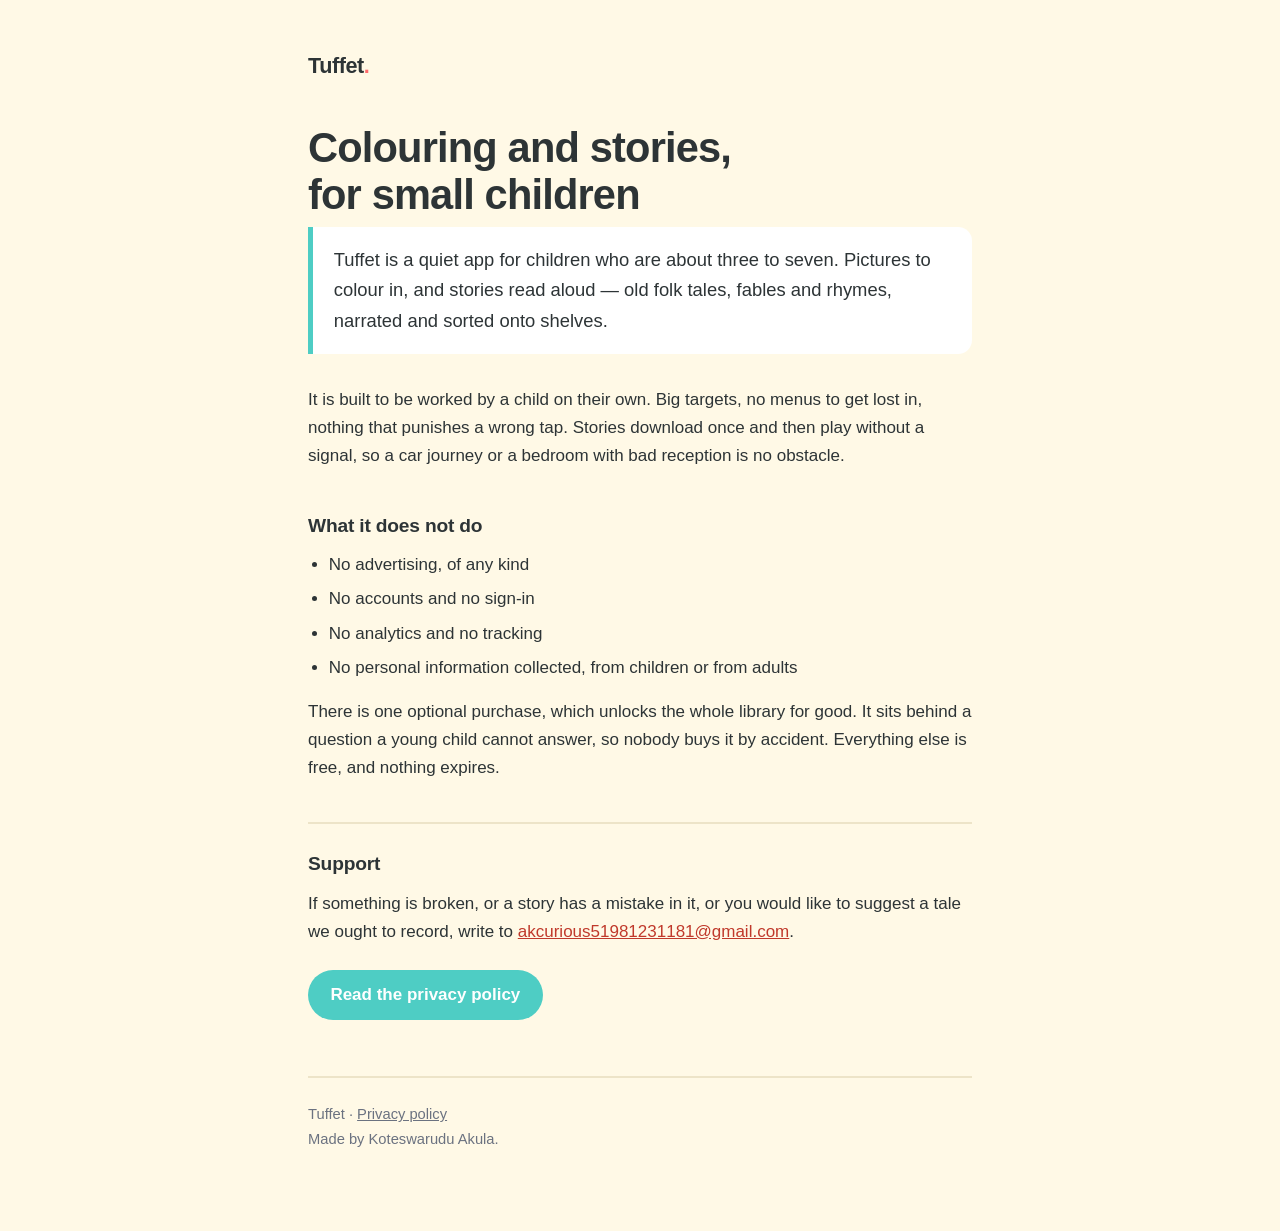
<file: index.html>
<!DOCTYPE html>
<html lang="en">
<head>
<meta charset="utf-8">
<meta name="viewport" content="width=device-width, initial-scale=1">
<title>Tuffet</title>
<meta name="description" content="Tuffet is a colouring and audio-story app for young children. No ads, no accounts, no data collection.">
<link rel="stylesheet" href="style.css">
</head>
<body>
<div class="wrap">

<header><a class="mark" href="./">Tuffet<span>.</span></a></header>

<h1>Colouring and stories, for small children</h1>

<p class="lede">
  Tuffet is a quiet app for children who are about three to seven. Pictures to
  colour in, and stories read aloud &mdash; old folk tales, fables and rhymes,
  narrated and sorted onto shelves.
</p>

<p>
  It is built to be worked by a child on their own. Big targets, no menus to get
  lost in, nothing that punishes a wrong tap. Stories download once and then play
  without a signal, so a car journey or a bedroom with bad reception is no
  obstacle.
</p>

<h2>What it does not do</h2>
<ul>
  <li>No advertising, of any kind</li>
  <li>No accounts and no sign-in</li>
  <li>No analytics and no tracking</li>
  <li>No personal information collected, from children or from adults</li>
</ul>
<p>
  There is one optional purchase, which unlocks the whole library for good. It
  sits behind a question a young child cannot answer, so nobody buys it by
  accident. Everything else is free, and nothing expires.
</p>

<h2>Support</h2>
<p>
  If something is broken, or a story has a mistake in it, or you would like to
  suggest a tale we ought to record, write to
  <a href="mailto:akcurious51981231181@gmail.com">akcurious51981231181@gmail.com</a>.
</p>

<p><a class="cta" href="privacy.html">Read the privacy policy</a></p>

<footer>
  Tuffet &middot; <a href="privacy.html">Privacy policy</a><br>
  Made by Koteswarudu Akula.
</footer>

</div>
</body>
</html>
</file>
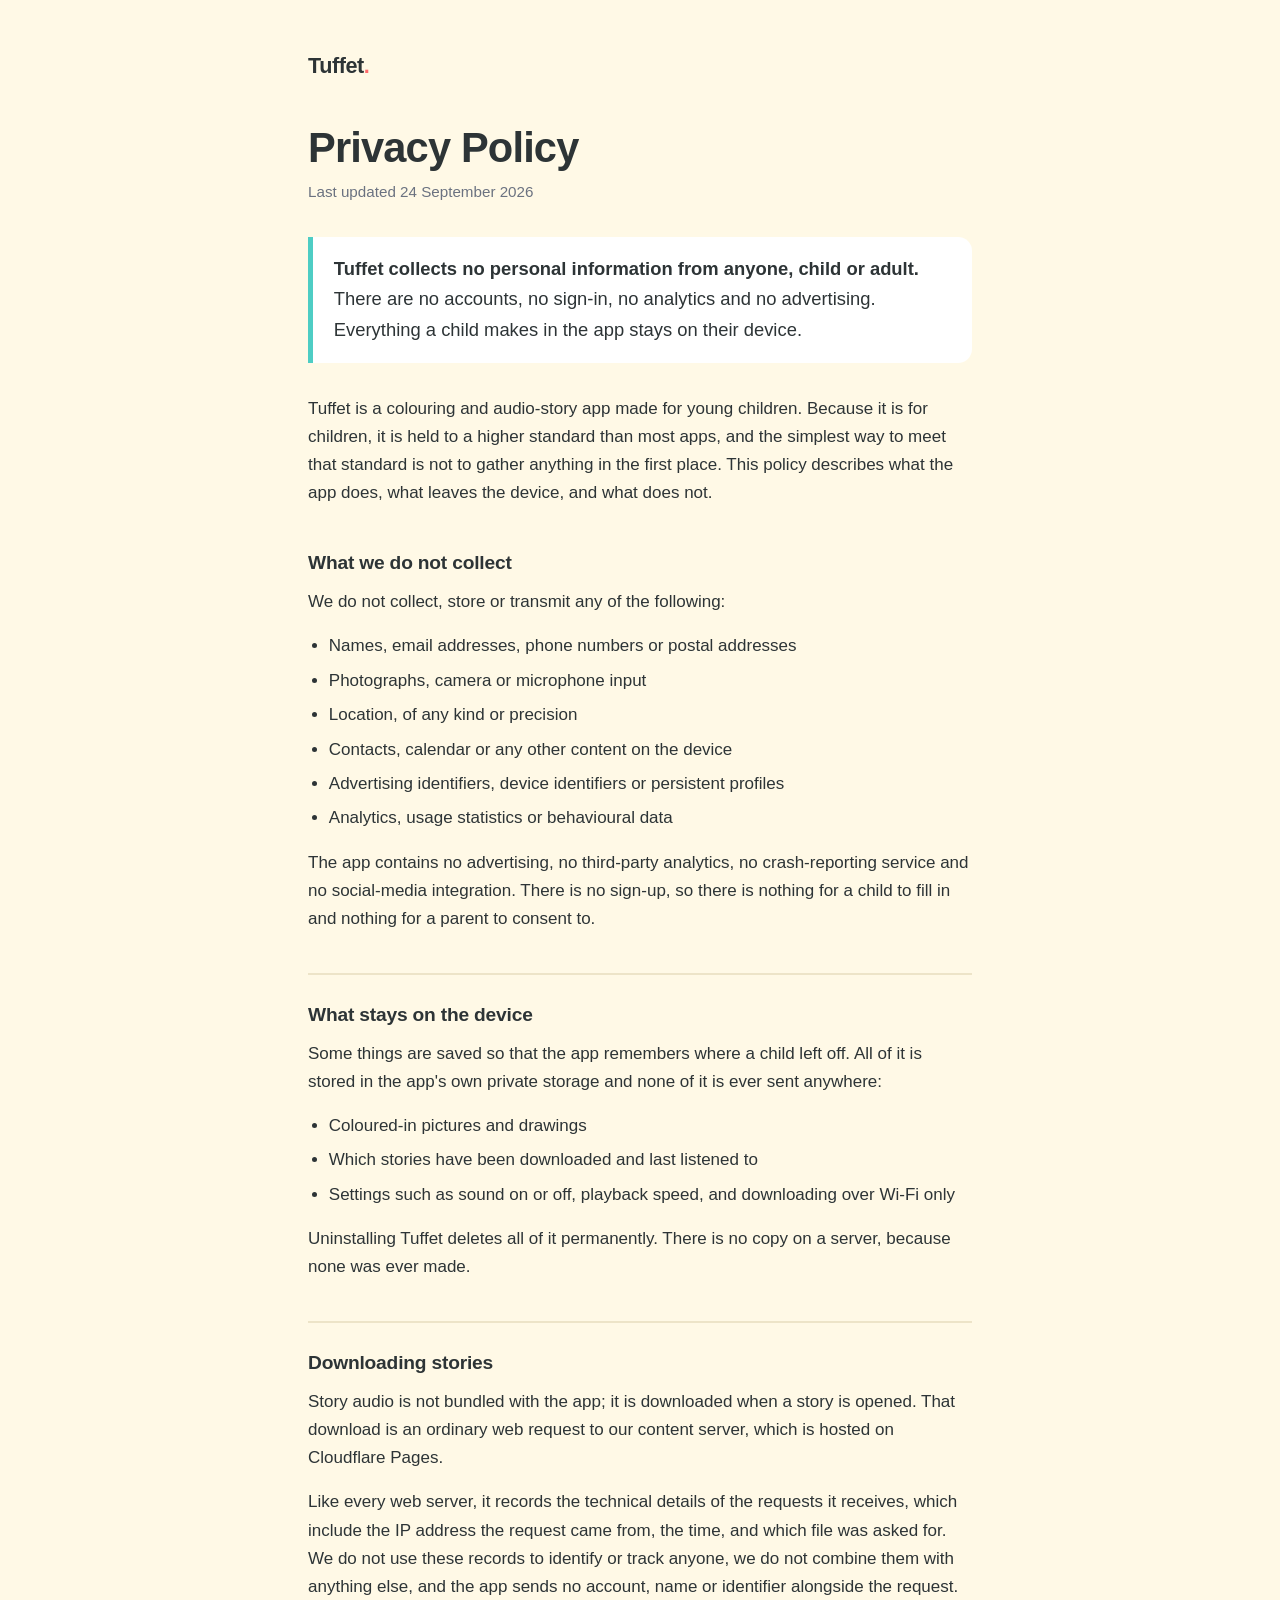
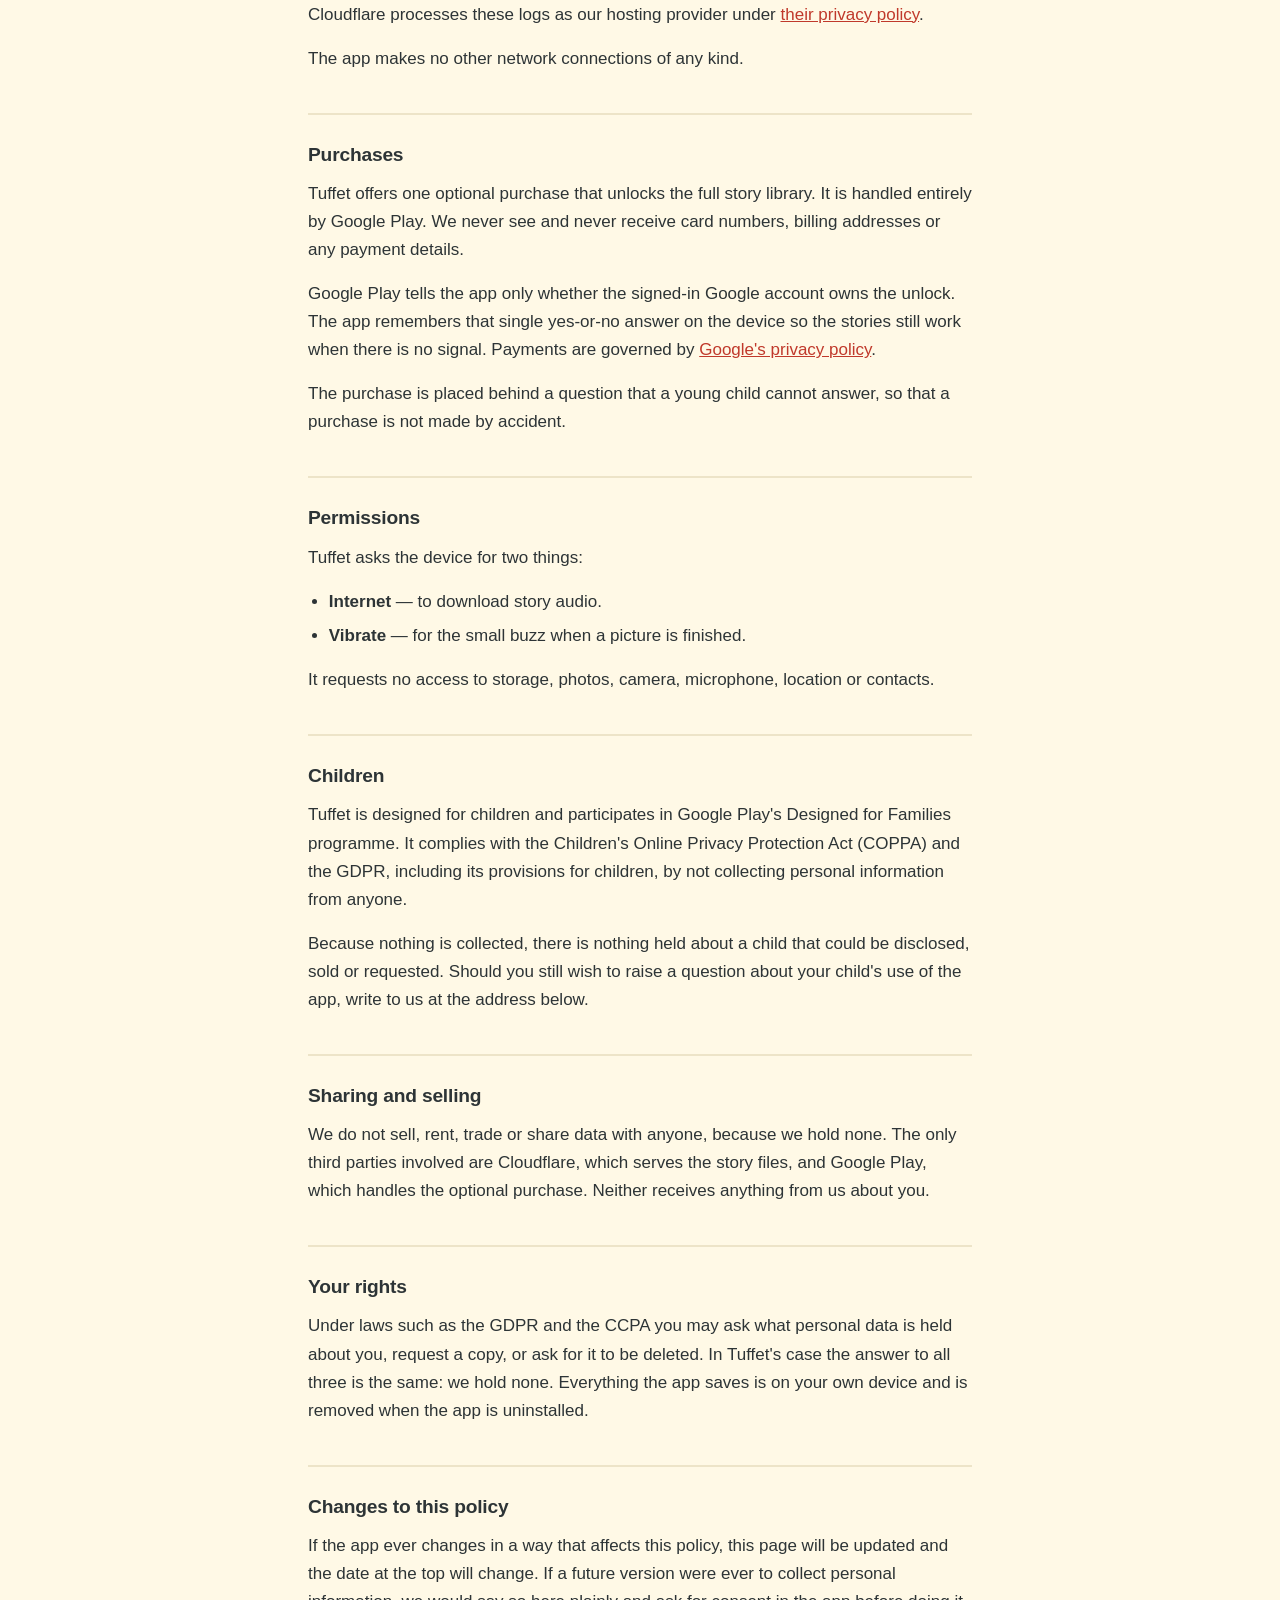
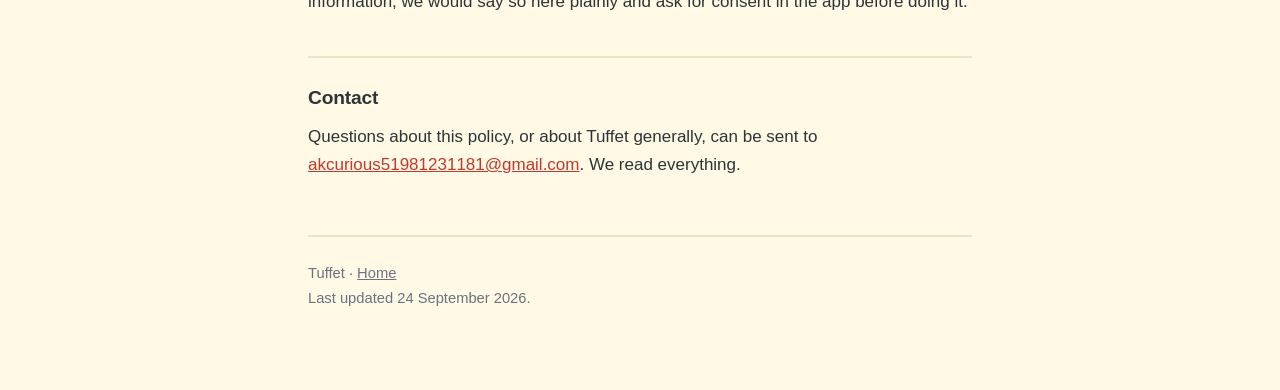
<file: privacy.html>
<!DOCTYPE html>
<html lang="en">
<head>
<meta charset="utf-8">
<meta name="viewport" content="width=device-width, initial-scale=1">
<title>Privacy Policy &middot; Tuffet</title>
<meta name="description" content="Tuffet's privacy policy: the app collects no personal information from anyone, child or adult.">
<link rel="stylesheet" href="style.css">
</head>
<body>
<div class="wrap">

<header><a class="mark" href="./">Tuffet<span>.</span></a></header>

<h1>Privacy Policy</h1>
<p class="dateline">Last updated 24 September 2026</p>

<p class="lede">
  <strong>Tuffet collects no personal information from anyone, child or adult.</strong>
  There are no accounts, no sign-in, no analytics and no advertising. Everything
  a child makes in the app stays on their device.
</p>

<p>
  Tuffet is a colouring and audio-story app made for young children. Because it
  is for children, it is held to a higher standard than most apps, and the
  simplest way to meet that standard is not to gather anything in the first
  place. This policy describes what the app does, what leaves the device, and
  what does not.
</p>

<h2>What we do not collect</h2>
<p>We do not collect, store or transmit any of the following:</p>
<ul>
  <li>Names, email addresses, phone numbers or postal addresses</li>
  <li>Photographs, camera or microphone input</li>
  <li>Location, of any kind or precision</li>
  <li>Contacts, calendar or any other content on the device</li>
  <li>Advertising identifiers, device identifiers or persistent profiles</li>
  <li>Analytics, usage statistics or behavioural data</li>
</ul>
<p>
  The app contains no advertising, no third-party analytics, no crash-reporting
  service and no social-media integration. There is no sign-up, so there is
  nothing for a child to fill in and nothing for a parent to consent to.
</p>

<h2>What stays on the device</h2>
<p>
  Some things are saved so that the app remembers where a child left off. All of
  it is stored in the app's own private storage and none of it is ever sent
  anywhere:
</p>
<ul>
  <li>Coloured-in pictures and drawings</li>
  <li>Which stories have been downloaded and last listened to</li>
  <li>Settings such as sound on or off, playback speed, and downloading over
      Wi-Fi only</li>
</ul>
<p>
  Uninstalling Tuffet deletes all of it permanently. There is no copy on a
  server, because none was ever made.
</p>

<h2>Downloading stories</h2>
<p>
  Story audio is not bundled with the app; it is downloaded when a story is
  opened. That download is an ordinary web request to our content server, which
  is hosted on Cloudflare Pages.
</p>
<p>
  Like every web server, it records the technical details of the requests it
  receives, which include the IP address the request came from, the time, and
  which file was asked for. We do not use these records to identify or track
  anyone, we do not combine them with anything else, and the app sends no
  account, name or identifier alongside the request. Cloudflare processes these
  logs as our hosting provider under
  <a href="https://www.cloudflare.com/privacypolicy/" rel="noopener">their privacy
  policy</a>.
</p>
<p>
  The app makes no other network connections of any kind.
</p>

<h2>Purchases</h2>
<p>
  Tuffet offers one optional purchase that unlocks the full story library. It is
  handled entirely by Google Play. We never see and never receive card numbers,
  billing addresses or any payment details.
</p>
<p>
  Google Play tells the app only whether the signed-in Google account owns the
  unlock. The app remembers that single yes-or-no answer on the device so the
  stories still work when there is no signal. Payments are governed by
  <a href="https://policies.google.com/privacy" rel="noopener">Google's privacy
  policy</a>.
</p>
<p>
  The purchase is placed behind a question that a young child cannot answer, so
  that a purchase is not made by accident.
</p>

<h2>Permissions</h2>
<p>Tuffet asks the device for two things:</p>
<ul>
  <li><strong>Internet</strong> — to download story audio.</li>
  <li><strong>Vibrate</strong> — for the small buzz when a picture is finished.</li>
</ul>
<p>
  It requests no access to storage, photos, camera, microphone, location or
  contacts.
</p>

<h2>Children</h2>
<p>
  Tuffet is designed for children and participates in Google Play's Designed for
  Families programme. It complies with the Children's Online Privacy Protection
  Act (COPPA) and the GDPR, including its provisions for children, by not
  collecting personal information from anyone.
</p>
<p>
  Because nothing is collected, there is nothing held about a child that could
  be disclosed, sold or requested. Should you still wish to raise a question
  about your child's use of the app, write to us at the address below.
</p>

<h2>Sharing and selling</h2>
<p>
  We do not sell, rent, trade or share data with anyone, because we hold none.
  The only third parties involved are Cloudflare, which serves the story files,
  and Google Play, which handles the optional purchase. Neither receives
  anything from us about you.
</p>

<h2>Your rights</h2>
<p>
  Under laws such as the GDPR and the CCPA you may ask what personal data is
  held about you, request a copy, or ask for it to be deleted. In Tuffet's case
  the answer to all three is the same: we hold none. Everything the app saves is
  on your own device and is removed when the app is uninstalled.
</p>

<h2>Changes to this policy</h2>
<p>
  If the app ever changes in a way that affects this policy, this page will be
  updated and the date at the top will change. If a future version were ever to
  collect personal information, we would say so here plainly and ask for consent
  in the app before doing it.
</p>

<h2>Contact</h2>
<p>
  Questions about this policy, or about Tuffet generally, can be sent to
  <a href="mailto:akcurious51981231181@gmail.com">akcurious51981231181@gmail.com</a>.
  We read everything.
</p>

<footer>
  Tuffet &middot; <a href="./">Home</a><br>
  Last updated 24 September 2026.
</footer>

</div>
</body>
</html>
</file>
<file: style.css>
:root {
  --cream: #FFF9E6;
  --ink: #2D3436;
  --coral: #FF6B6B;
  --turquoise: #4ECDC4;
  --yellow: #FFE66D;
  --muted: #6B7280;
  --rule: #EDE4C8;
  --card: #FFFFFF;
}

* { box-sizing: border-box; }

body {
  margin: 0;
  background: var(--cream);
  color: var(--ink);
  font-family: -apple-system, BlinkMacSystemFont, "Segoe UI", Roboto,
               "Helvetica Neue", Arial, sans-serif;
  font-size: 17px;
  line-height: 1.65;
  -webkit-text-size-adjust: 100%;
}

.wrap {
  max-width: 44rem;
  margin: 0 auto;
  padding: 3rem 1.25rem 5rem;
}

header { margin-bottom: 2.5rem; }

.mark {
  display: inline-block;
  font-size: 1.35rem;
  font-weight: 700;
  letter-spacing: -0.02em;
  text-decoration: none;
  color: var(--ink);
}
.mark span { color: var(--coral); }

h1 {
  font-size: clamp(1.9rem, 5vw, 2.6rem);
  line-height: 1.15;
  letter-spacing: -0.02em;
  margin: 1.75rem 0 0.5rem;
  text-wrap: balance;
}

h2 {
  font-size: 1.2rem;
  letter-spacing: -0.01em;
  margin: 2.5rem 0 0.6rem;
  padding-top: 1.5rem;
  border-top: 2px solid var(--rule);
}

h2:first-of-type { border-top: none; padding-top: 0; }

.dateline {
  color: var(--muted);
  font-size: 0.95rem;
  margin: 0 0 2rem;
}

p { margin: 0 0 1rem; }

ul { margin: 0 0 1rem; padding-left: 1.3rem; }
li { margin-bottom: 0.4rem; }

a { color: #C0392B; }

.lede {
  font-size: 1.15rem;
  background: var(--card);
  border-left: 5px solid var(--turquoise);
  border-radius: 0 14px 14px 0;
  padding: 1.1rem 1.3rem;
  margin: 0 0 2rem;
}

.lede strong { font-weight: 700; }

footer {
  margin-top: 3.5rem;
  padding-top: 1.5rem;
  border-top: 2px solid var(--rule);
  color: var(--muted);
  font-size: 0.92rem;
}

footer a { color: var(--muted); }

.cta {
  display: inline-block;
  background: var(--turquoise);
  color: #fff;
  font-weight: 700;
  text-decoration: none;
  padding: 0.7rem 1.4rem;
  border-radius: 999px;
  margin-top: 0.5rem;
}

@media (prefers-color-scheme: dark) {
  :root:not([data-theme="light"]) {
    --cream: #1C1B18;
    --ink: #F2EFE6;
    --muted: #A8A399;
    --rule: #3A3730;
    --card: #262420;
  }
  :root:not([data-theme="light"]) a { color: #FF9A8B; }
}
</file>
